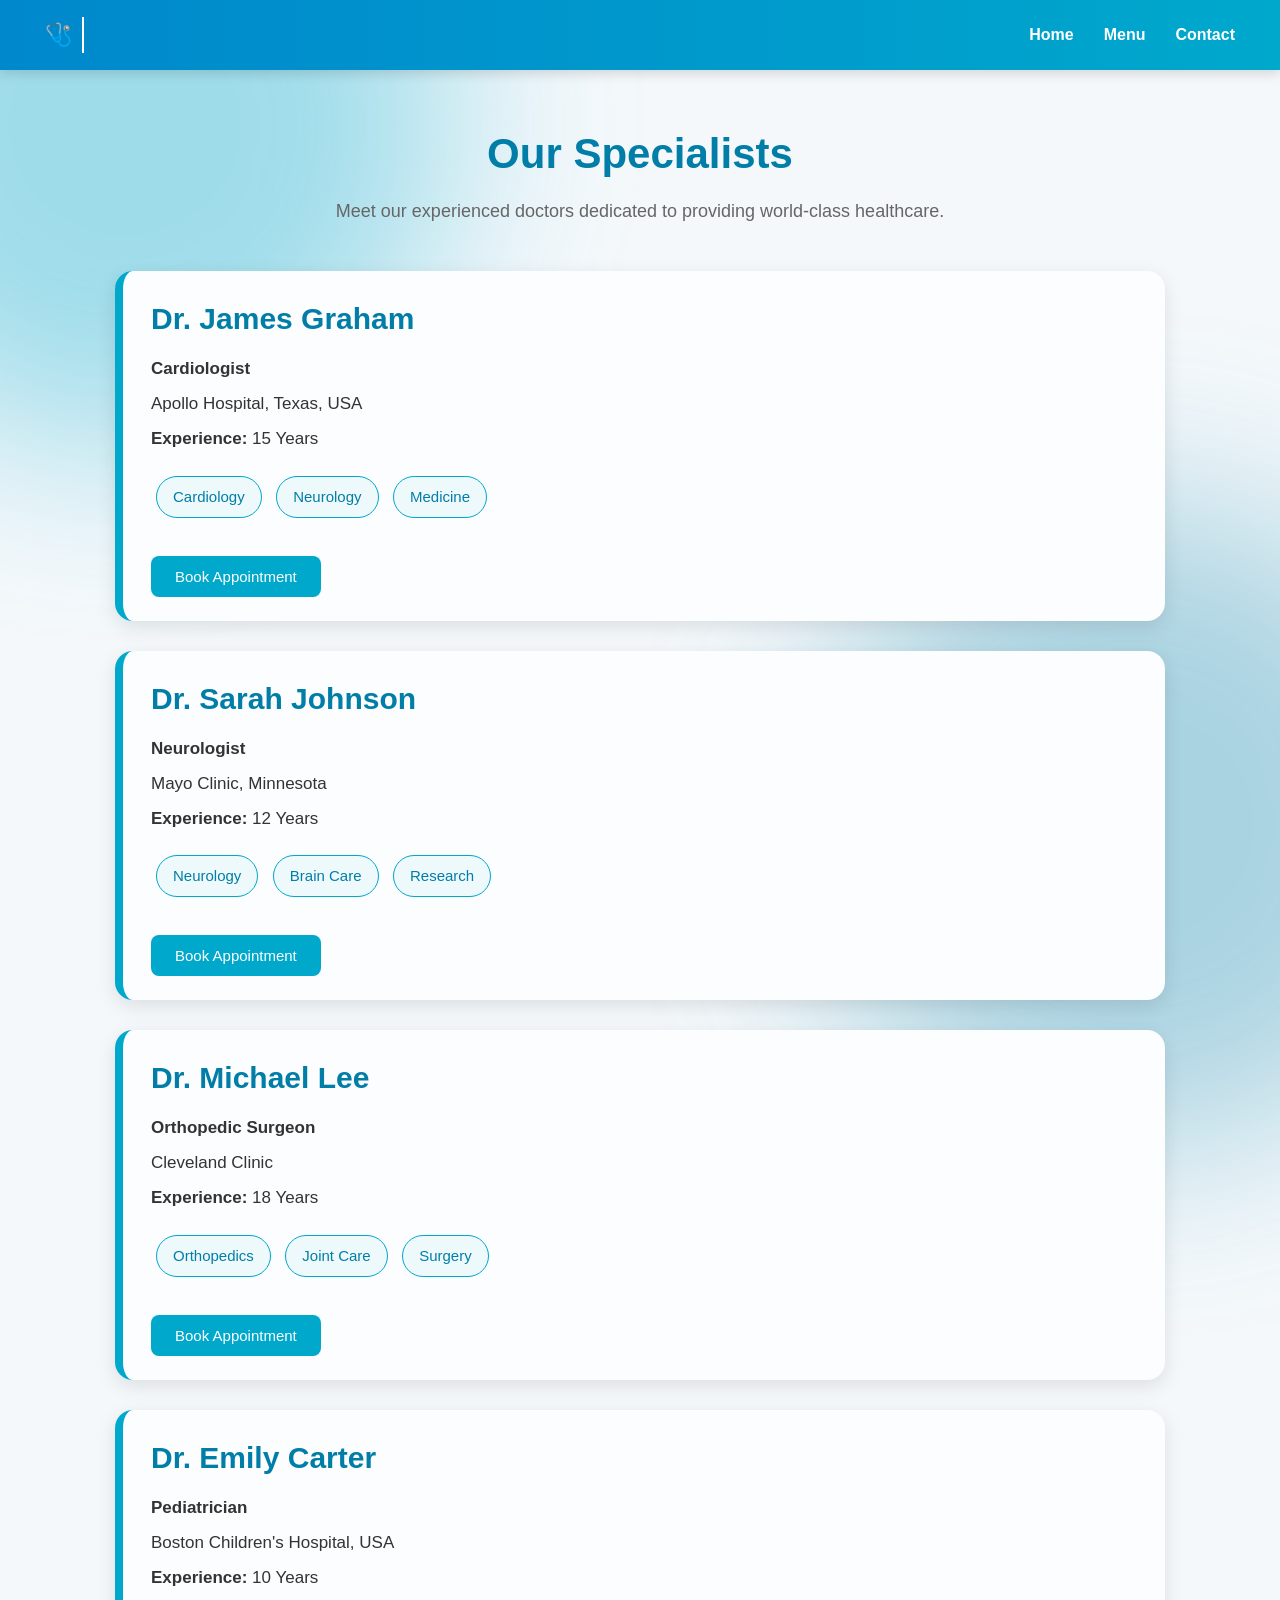
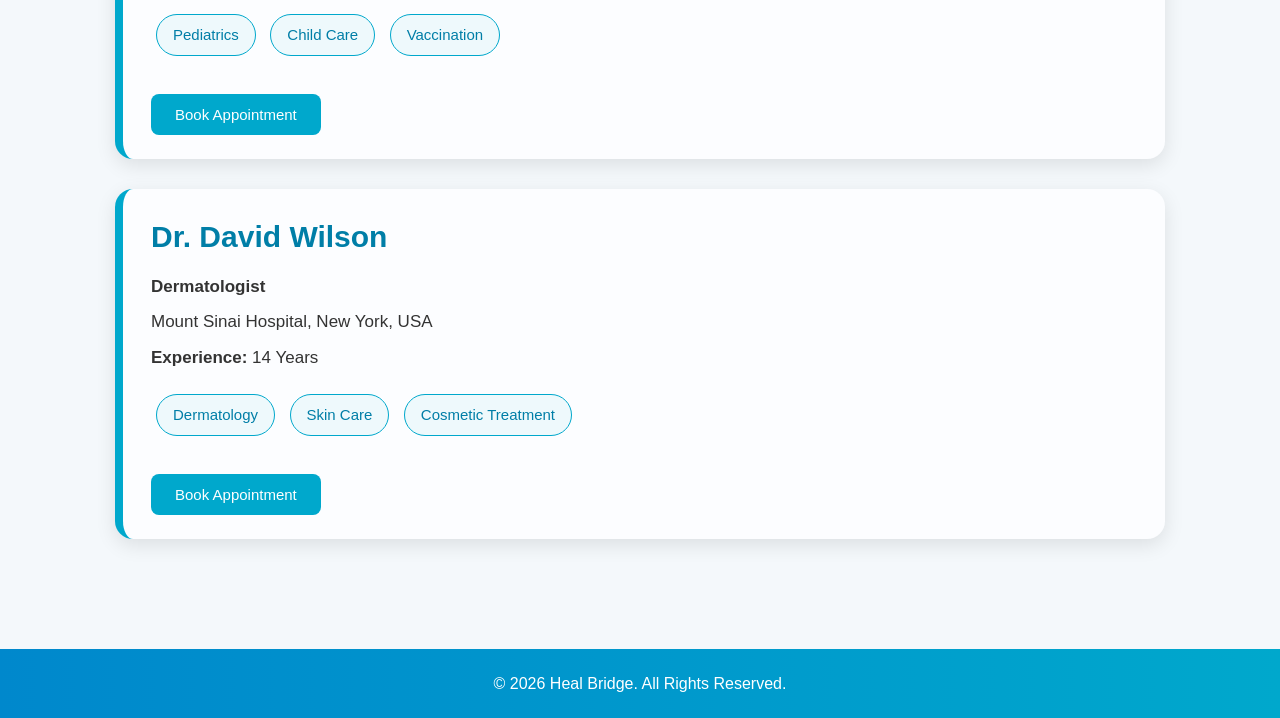
<file: index.html>
<!DOCTYPE html>
<html lang="en">
<head>
    <meta charset="UTF-8">
    <meta name="viewport" content="width=device-width, initial-scale=1.0">
    <title>Heal Bridge</title>
    <link rel="stylesheet" href="style.css">
</head>
<body>
  
<header>

  <nav class="navbar">

    <div class="logo">
  🩺 <span class="logo-text">Heal Bridge</span>
    </div>
    <ul class="nav-links">
    <li>
        <a href="index.html">Home</a>
    </li>
    <li class="dropdown">
        <a href="#">
            Menu 
        </a>
        <ul class="dropdown-menu">
            <li>
                <a href="profile.html">Doctors</a>
            </li>
            <li>
                <a href="#">Appointments</a>
            </li>
            <li>
                <a href="#">Departments</a>
            </li>
            <li>
                <a href="#">Services</a>
            </li>
            <li>
                <a href="contact.html">Emergency Contact</a>
            </li>
        </ul>
    </li>
    <li>
        <a href="contact.html">Contact</a>
    </li>
    </ul>
  </nav>

</header>

<section id="home" class="home">
  <h1>Our Specialists</h1>
  <p class="subtitle">
    Meet our experienced doctors dedicated to providing world-class healthcare.
  </p>
<div class="cards">
  <a href="profile-james.html" class="card-link">
  <div class="card">
    <h2>Dr. James Graham</h2>
    <p><strong>Cardiologist</strong></p>
    <p>Apollo Hospital, Texas, USA</p>
    <p><strong>Experience:</strong> 15 Years</p>

  <div class="tags">
      <span>Cardiology</span>
      <span>Neurology</span>
      <span>Medicine</span>
  </div>

    <button class="btn">Book Appointment</button>

</div>
</a>

<a href="profile-sarah.html" class="card-link">
<div class="card">
  <h2>Dr. Sarah Johnson</h2>
  <p><strong>Neurologist</strong></p>
  <p>Mayo Clinic, Minnesota</p>
  <p><strong>Experience:</strong> 12 Years</p>

  <div class="tags">
      <span>Neurology</span>
      <span>Brain Care</span>
      <span>Research</span>
  </div>

  <button class="btn">Book Appointment</button>

</div>
</a>

<div class="card">
  <h2>Dr. Michael Lee</h2>
  <p><strong>Orthopedic Surgeon</strong></p>
  <p>Cleveland Clinic</p>
  <p><strong>Experience:</strong> 18 Years</p>

  <div class="tags">
      <span>Orthopedics</span>
      <span>Joint Care</span>
      <span>Surgery</span>
  </div>

<a href="#profile">
  <button class="btn">Book Appointment</button>
</a>

</div>
<div class="card">
    <h2>Dr. Emily Carter</h2>
    <p><strong>Pediatrician</strong></p>
    <p>Boston Children's Hospital, USA</p>
    <p><strong>Experience:</strong> 10 Years</p>

    <div class="tags">
        <span>Pediatrics</span>
        <span>Child Care</span>
        <span>Vaccination</span>
    </div>

    <a href="#profile">
        <button class="btn">Book Appointment</button>
    </a>

</div>
<div class="card">
    <h2>Dr. David Wilson</h2>
    <p><strong>Dermatologist</strong></p>
    <p>Mount Sinai Hospital, New York, USA</p>
    <p><strong>Experience:</strong> 14 Years</p>

    <div class="tags">
        <span>Dermatology</span>
        <span>Skin Care</span>
        <span>Cosmetic Treatment</span>
    </div>

    <a href="#profile">
        <button class="btn">Book Appointment</button>
    </a>

</div>
</div>

</section>

<footer>
  <p>
    © 2026 Heal Bridge. All Rights Reserved.
  </p>
</footer>

</body>
</html>
</file>
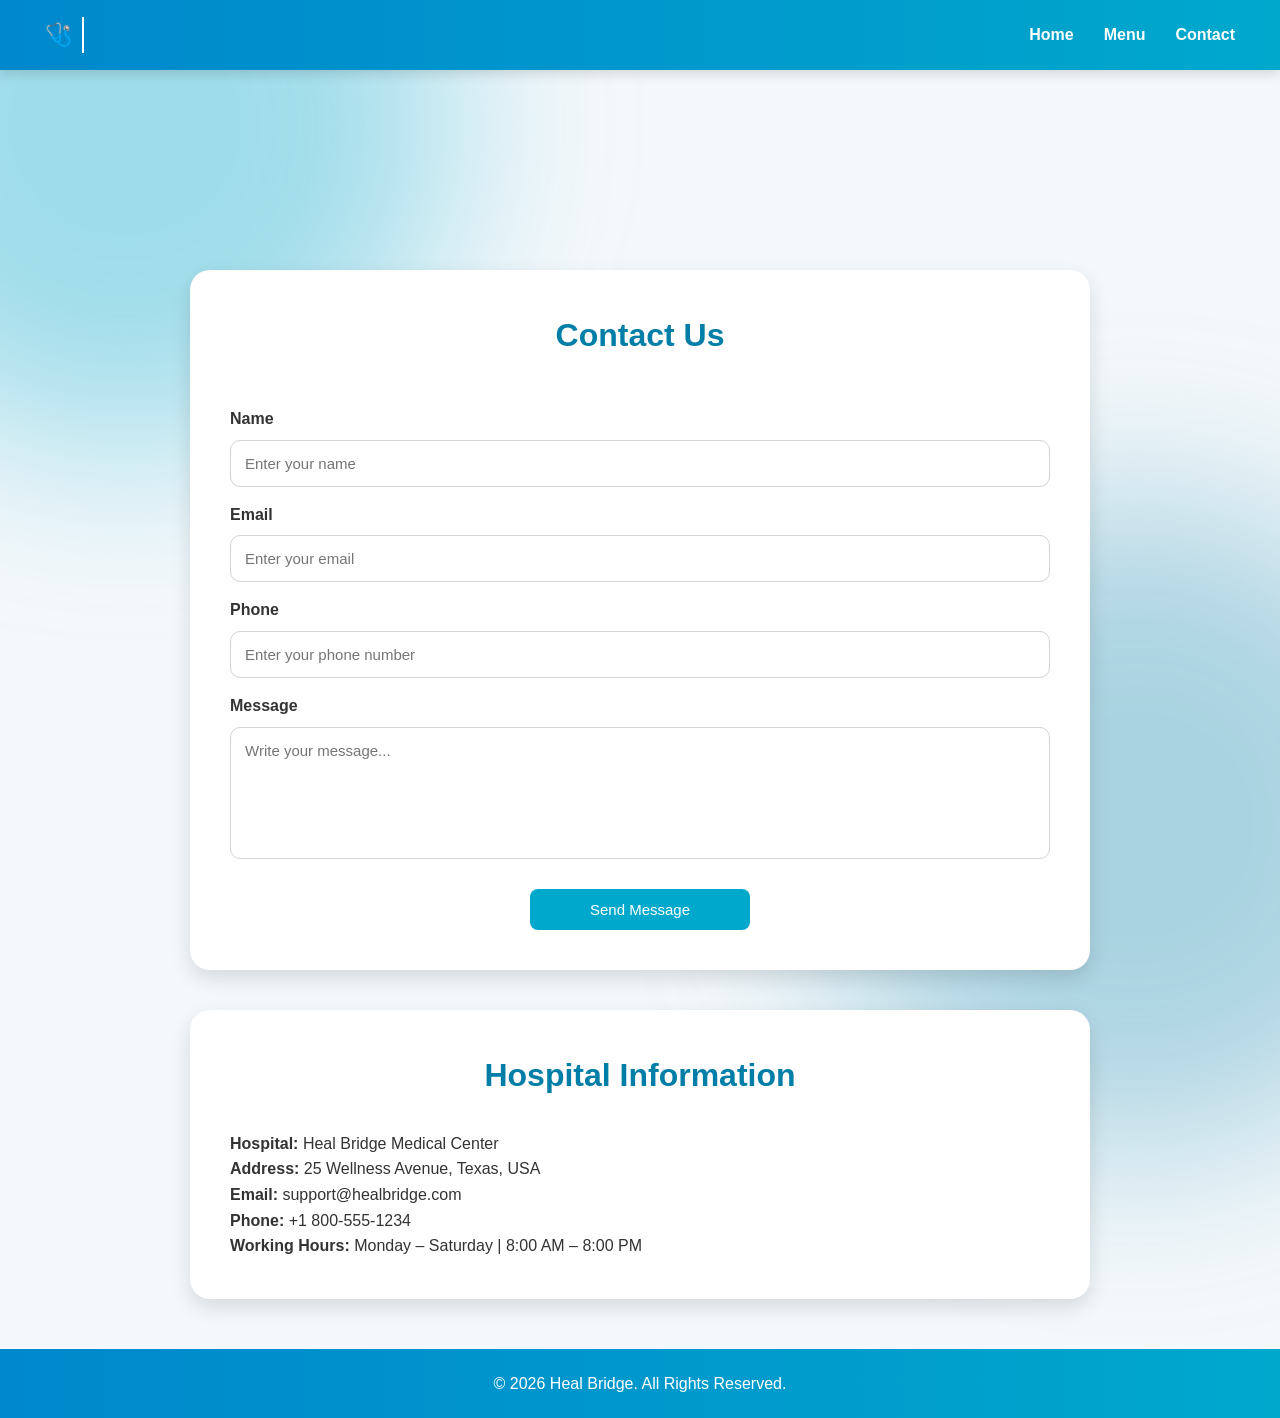
<file: contact.html>
<!DOCTYPE html>
<html lang="en">

<head>
    <meta charset="UTF-8">
    <meta name="viewport" content="width=device-width, initial-scale=1.0">
    <title>Contact Us</title>

    <link rel="stylesheet" href="style.css">
</head>

<body>

    <header>

        <nav class="navbar">

            <div class="logo">
                🩺 <span class="logo-text">Heal Bridge</span>
            </div>
              <ul class="nav-links">
    <li>
        <a href="index.html">Home</a>
    </li>
    <li class="dropdown">
        <a href="#">
            Menu 
        </a>
        <ul class="dropdown-menu">
            <li>
                <a href="profile.html">Doctors</a>
            </li>
            <li>
                <a href="#">Appointments</a>
            </li>
            <li>
                <a href="#">Departments</a>
            </li>
            <li>
                <a href="#">Services</a>
            </li>
            <li>
                <a href="contact.html">Emergency Contact</a>
            </li>
        </ul>
    </li>
    <li>
        <a href="contact.html">Contact</a>
    </li>
    </ul>
        </nav>

    </header>

    <main style="padding-top:120px;">

        <section class="contact-form">

            <h2>Contact Us</h2>

            <form>

                <label>Name</label>
                <input type="text" placeholder="Enter your name" required>

                <label>Email</label>
                <input type="email" placeholder="Enter your email" required>

                <label>Phone</label>
                <input type="tel" placeholder="Enter your phone number" required>

                <label>Message</label>
                <textarea rows="6" placeholder="Write your message..." required></textarea>

                <button class="btn" type="submit">
                    Send Message
                </button>

            </form>

        </section>

        <section class="hospital-info">

            <h2>Hospital Information</h2>

            <p><strong>Hospital:</strong> Heal Bridge Medical Center</p>

            <p><strong>Address:</strong> 25 Wellness Avenue, Texas, USA</p>

            <p><strong>Email:</strong> support@healbridge.com</p>

            <p><strong>Phone:</strong> +1 800-555-1234</p>

            <p><strong>Working Hours:</strong> Monday – Saturday | 8:00 AM – 8:00 PM</p>

        </section>

    </main>

    <footer>

        <p>
            © 2026 Heal Bridge. All Rights Reserved.
        </p>

    </footer>

</body>

</html>
</file>
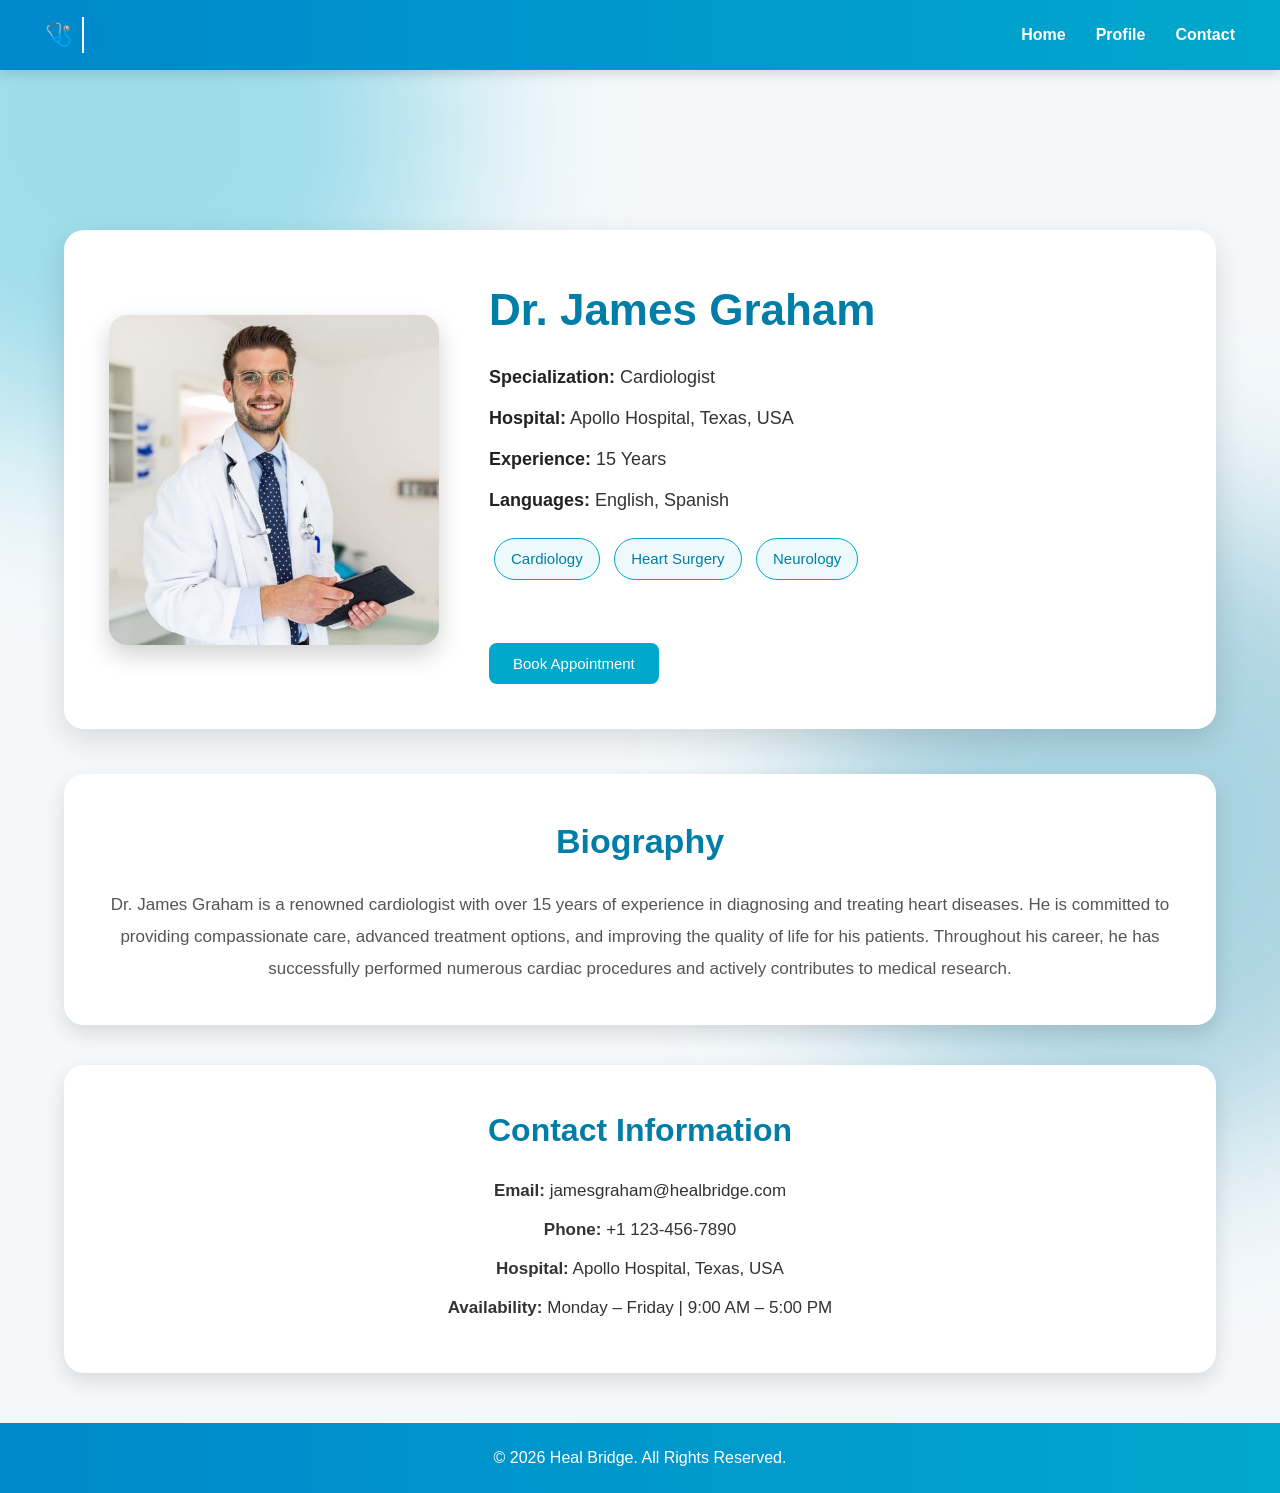
<file: profile-james.html>
<!DOCTYPE html>
<html lang="en">

<head>
    <meta charset="UTF-8">
    <meta name="viewport" content="width=device-width, initial-scale=1.0">
    <title>Dr. James Graham</title>

    <link rel="stylesheet" href="style.css">
</head>

<body>

    <header>

        <nav class="navbar">

            <div class="logo">
                🩺 <span class="logo-text">Heal Bridge</span>
            </div>

            <ul class="nav-links">
                <li><a href="index.html">Home</a></li>
                <li><a href="profile.html">Profile</a></li>
                <li><a href="contact.html">Contact</a></li>
            </ul>

        </nav>

    </header>

    <main style="padding-top:120px;">

        <section class="profile">

            <img src="image/Dr.jpg" alt="Dr. James Graham">

            <article class="info">

                <h2>Dr. James Graham</h2>

                <p><strong>Specialization:</strong> Cardiologist</p>

                <p><strong>Hospital:</strong> Apollo Hospital, Texas, USA</p>

                <p><strong>Experience:</strong> 15 Years</p>

                <p><strong>Languages:</strong> English, Spanish</p>

                <div class="tags">

                    <span>Cardiology</span>
                    <span>Heart Surgery</span>
                    <span>Neurology</span>

                </div>

                <br>

                <button class="btn">
                    Book Appointment
                </button>

            </article>

        </section>

        <section class="biography">

            <h2>Biography</h2>

            <p>
                Dr. James Graham is a renowned cardiologist with over 15 years of experience in diagnosing and treating heart diseases. He is committed to providing compassionate care, advanced treatment options, and improving the quality of life for his patients. Throughout his career, he has successfully performed numerous cardiac procedures and actively contributes to medical research.
            </p>

        </section>

        <section class="contact">

            <h2>Contact Information</h2>

            <p><strong>Email:</strong> jamesgraham@healbridge.com</p>

            <p><strong>Phone:</strong> +1 123-456-7890</p>

            <p><strong>Hospital:</strong> Apollo Hospital, Texas, USA</p>

            <p><strong>Availability:</strong> Monday – Friday | 9:00 AM – 5:00 PM</p>

        </section>

    </main>

    <footer>

        <p>
            © 2026 Heal Bridge. All Rights Reserved.
        </p>

    </footer>

</body>

</html>
</file>
<file: style.css>
*{
    margin:0;
    padding:0;
    box-sizing:border-box;
    font-family:Arial, Helvetica, sans-serif;
}

html{
    scroll-behavior:smooth;
}

body{
    background:#f4f8fb;
    color:#333;
    line-height:1.6;
}

/* nav */

.navbar{
    position:fixed;
    top:0;
    left:0;
    width:100%;
    height:70px;
    background:linear-gradient(90deg,#0088cc,#00a8cc);
    display:flex;
    justify-content:space-between;
    align-items:center;
    padding:0 45px;
    z-index:1000;
    box-shadow:0 3px 12px rgba(0,0,0,.15);
}

.logo{
    display:flex;
    align-items:center;
    gap:10px;
    min-width:220px;
    color:white;
    font-size:22px;
    font-weight:600;
}

.logo-text{
    display:inline-block;
    overflow:hidden;
    white-space:nowrap;
    width:0;
    border-right:2px solid #fff;
    font-family:Consolas, monospace;
    animation:
        typing 5s steps(12,end) infinite,
        blink .7s step-end infinite;
}

@keyframes typing{

    0%{
        width:0;
    }

    40%{
        width:12ch;
    }

    70%{
        width:12ch;
    }

    100%{
        width:0;
    }

}

@keyframes blink{

    50%{
        border-color:transparent;
    }

}

.nav-links{
    display:flex;
    list-style:none;
    gap:30px;
}

.nav-links a{
    text-decoration:none;
    color:white;
    font-weight:bold;
    transition:.3s;
}

.nav-links a:hover{
    color:#ffe082;
}

/* home */

.home{
    width:90%;
    max-width:1050px;
    margin:auto;
    padding:120px 0 60px;
}

.home h1{
    text-align:center;
    color:#007ea7;
    font-size:42px;
    margin-bottom:10px;
}

.home p.subtitle{
    text-align:center;
    color:#666;
    margin-bottom:45px;
    font-size:18px;
}

.cards{
    display:flex;
    flex-direction:column;
    gap:30px;
}

.card-link{
    text-decoration:none;
    color:inherit;
}

.card{
    background:#fcfdff;
    border-left:8px solid #00a8cc;
    border-radius:18px;
    padding:24px 28px;
    box-shadow:0 6px 20px rgba(0,0,0,.10);
    cursor:pointer;

    opacity:0;
    transform:translateY(40px);

    animation:cardFade .8s ease forwards;
}

.card:nth-child(1){
    animation-delay:.2s;
}

.card:nth-child(2){
    animation-delay:.4s;
}

.card:nth-child(3){
    animation-delay:.6s;
}

.card:nth-child(4){
    animation-delay:.8s;
}

.card:nth-child(5){
    animation-delay:1s;
}

@keyframes cardFade{

    from{
        opacity:0;
        transform:translateY(40px);
    }

    to{
        opacity:1;
        transform:translateY(0);
    }

}

.card:hover{
    transform:translateY(-8px);
    box-shadow:0 15px 30px rgba(0,0,0,.18);
}

.card h2{
    color:#007ea7;
    margin-bottom:12px;
    font-size:30px;
}

.card p{
    margin:8px 0;
    font-size:17px;
}

.tags{
    margin:18px 0;
}

.tags span{
    display:inline-block;
    margin:5px;
    padding:8px 16px;
    border-radius:25px;
    background:#eef9fc;
    border:1px solid #00a8cc;
    color:#007ea7;
    font-size:15px;
}

/* btn */

.btn{
    margin-top:15px;
    background:#00a8cc;
    color:white;
    border:none;
    padding:12px 24px;
    border-radius:8px;
    cursor:pointer;
    font-size:15px;
    transition:.3s;
}

.btn:hover{
    background:#007ea7;
    transform:translateY(-3px);
    box-shadow:0 8px 18px rgba(0,0,0,.18);
}

/* prf page*/

main{
    width:90%;
    max-width:1200px;
    margin:110px auto 50px;
}

.profile{
    display:flex;
    align-items:center;
    gap:50px;
    background:white;
    padding:45px;
    border-radius:20px;
    box-shadow:0 10px 30px rgba(0,0,0,.12);
}

.profile img{
    width:330px;
    border-radius:18px;
    object-fit:cover;
    box-shadow:0 10px 25px rgba(0,0,0,.18);
}

.info{
    flex:1;
}

.info h2{
    font-size:44px;
    color:#007ea7;
    margin-bottom:18px;
}

.info p{
    margin:12px 0;
    font-size:18px;
}

.info strong{
    color:#222;
}

.tags-profile{
    margin:18px 0;
}

.tags-profile span{
    display:inline-block;
    margin:6px;
    padding:8px 16px;
    background:#eef9fc;
    border:1px solid #00a8cc;
    border-radius:25px;
    color:#007ea7;
}

/* bio */

.biography{
    margin-top:45px;
    background:white;
    padding:40px;
    border-radius:20px;
    box-shadow:0 8px 20px rgba(0,0,0,.12);
}

.biography h2{
    color:#007ea7;
    text-align:center;
    margin-bottom:20px;
    font-size:34px;
}

.biography p{
    text-align:center;
    font-size:17px;
    line-height:1.9;
    color:#555;
}

/* contct */

.contact{
    margin-top:40px;
    background:white;
    padding:40px;
    border-radius:20px;
    box-shadow:0 8px 20px rgba(0,0,0,.12);
    text-align:center;
}

.contact h2{
    color:#007ea7;
    margin-bottom:20px;
    font-size:32px;
}

.contact p{
    margin:12px 0;
    font-size:17px;
}

/* cont form */

.contact-form,
.hospital-info{
    max-width:900px;
    margin:40px auto;
    background:white;
    padding:40px;
    border-radius:20px;
    box-shadow:0 8px 20px rgba(0,0,0,.12);
}

.contact-form h2,
.hospital-info h2{
    text-align:center;
    color:#007ea7;
    margin-bottom:30px;
    font-size:32px;
}

.contact-form:hover,
.hospital-info:hover{
    transform:translateY(-5px);
    transition:.3s;
    box-shadow:0 15px 30px rgba(0,0,0,.15);
}

form{
    display:flex;
    flex-direction:column;
}

form label{
    margin-top:15px;
    margin-bottom:8px;
    font-weight:bold;
}

form input,
form textarea{
    padding:14px;
    border:1px solid #d3d3d3;
    border-radius:10px;
    font-size:15px;
    transition:.3s;
}

form textarea{
    resize:none;
}

form input:focus,
form textarea:focus{
    outline:none;
    border-color:#00a8cc;
    box-shadow:0 0 8px rgba(0,168,204,.25);
}

form .btn{
    width:220px;
    align-self:center;
    margin-top:30px;
}

/* dr lst */

.doctor-list{
    width:90%;
    max-width:900px;
    margin:120px auto;
}

.doctor-list h1{
    text-align:center;
    color:#007ea7;
    margin-bottom:40px;
}

.doctor-list ul{
    list-style:none;
}

.doctor-list li{
    margin-bottom:18px;
}

.doctor-list a{
    display:block;
    background:#f9fcff;
    padding:24px 28px;
    margin-bottom:22px;
    border-radius:18px;
    text-decoration:none;
    color:#007ea7;
    font-size:30px;
    font-weight:bold;
    box-shadow:0 8px 18px rgba(0,0,0,.08);
    transition:.3s;
}

.doctor-list a:hover{
    background:#00a8cc;
    color:white;
    transform:translateY(-5px);
}
 
/* foot */

footer{
    width:100%;
    background:linear-gradient(90deg,#0088cc,#00a8cc);
    color:white;
    text-align:center;
    padding:22px 50px;
    margin-top:50px;
}

footer p{
    margin:0;
}

/* Dropdown */

.dropdown{
    position:relative;
}

.dropdown-menu{
    position:absolute;
    top:48px;
    left:50%;
    transform:translateX(-50%) translateY(10px);

    width:240px;

    background:white;
    list-style:none;

    border-radius:12px;
    box-shadow:0 10px 25px rgba(0,0,0,.15);

    opacity:0;
    visibility:hidden;
    transform:translateY(15px);

    transition:all .35s ease;

    padding:10px 0;
}

.dropdown-menu li{
    width:100%;
}

.dropdown-menu li a{
    display:block;
    color:#333;
    padding:12px 20px;
    text-decoration:none;
    font-weight:500;
    transition:.3s;
}

.dropdown-menu li a:hover{
    background:#eef9fc;
    color:#007ea7;
}

.dropdown:hover .dropdown-menu{
    opacity:1;
    visibility:visible;
    transform:translateX(-50%) translateY(0);
}



/* m.query */

@media(max-width:768px){

    .navbar{
        flex-direction:column;
        height:auto;
        padding:18px;
    }

    .nav-links{
        margin-top:15px;
        flex-direction:column;
        gap:12px;
    }

    .home{
        padding-top:180px;
    }

    .profile{
        flex-direction:column;
        text-align:center;
        padding:30px;
    }

    .profile img{
        width:240px;
    }

    .info{
        text-align:center;
    }

    .info h2{
        font-size:34px;
    }

    .card h2{
        font-size:28px;
    }

    .doctor-list a{
        font-size:18px;
    }

    .contact-form,
    .hospital-info{
        padding:25px;
    }

    form .btn{
        width:100%;
    }
}

/* bg */

body{
    background:#f4f8fb;
    position:relative;
    overflow-x:hidden;
}

body::before,
body::after{

    content:"";
    position:fixed;
    width:650px;
    height:650px;
    border-radius:50%;
    z-index:-1;
    filter:blur(90px);

}

body::before{
    top:-200px;
    left:-200px;
    background:rgba(0,168,204,.35);
    animation:blob1 6s linear infinite alternate;
}

body::after{
    bottom:-250px;
    right:-180px;
    background:rgba(0,126,167,.30);
    animation:blob2 8s linear infinite alternate;
}

@keyframes blob1{

    from{
        transform:translate(0,0);
    }

    to{
        transform:translate(350px,220px);
    }

}

@keyframes blob2{

    from{
        transform:translate(0,0);
    }

    to{
        transform:translate(-350px,-220px);
    }

}
</file>
